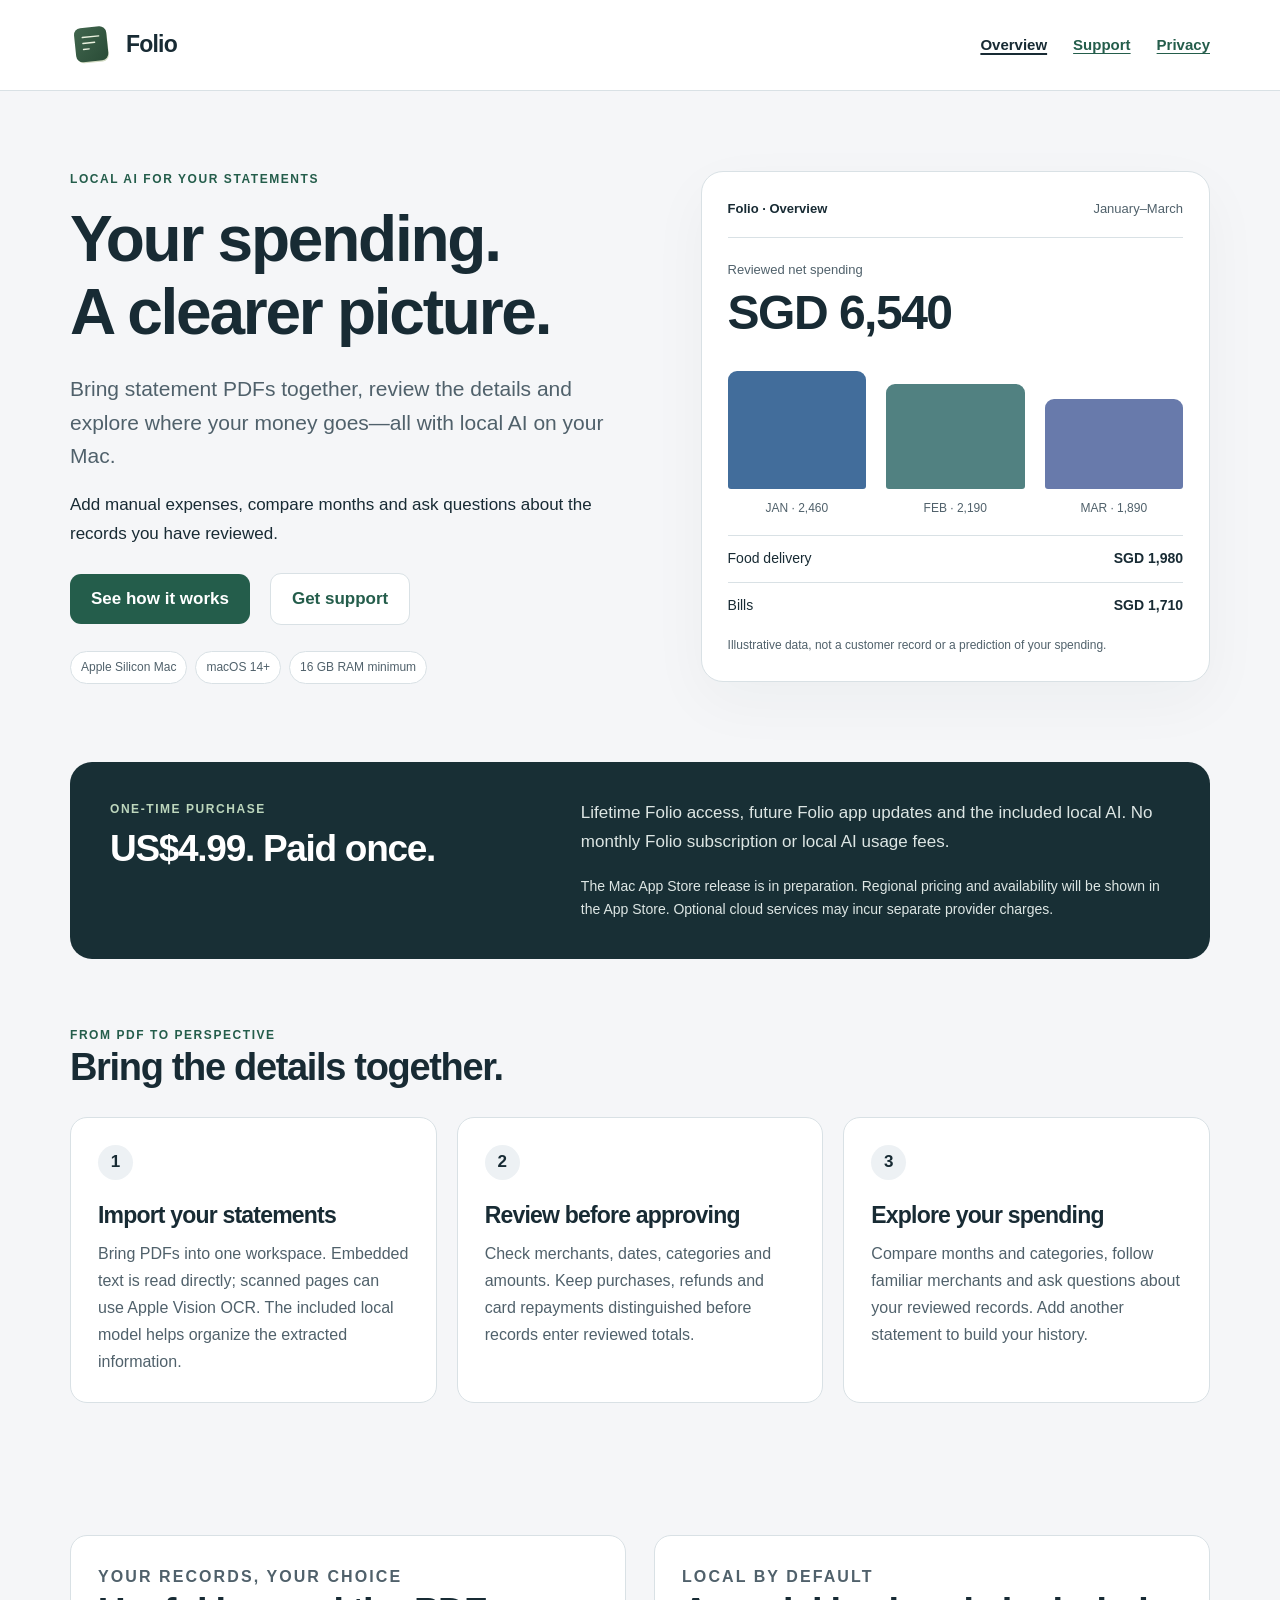
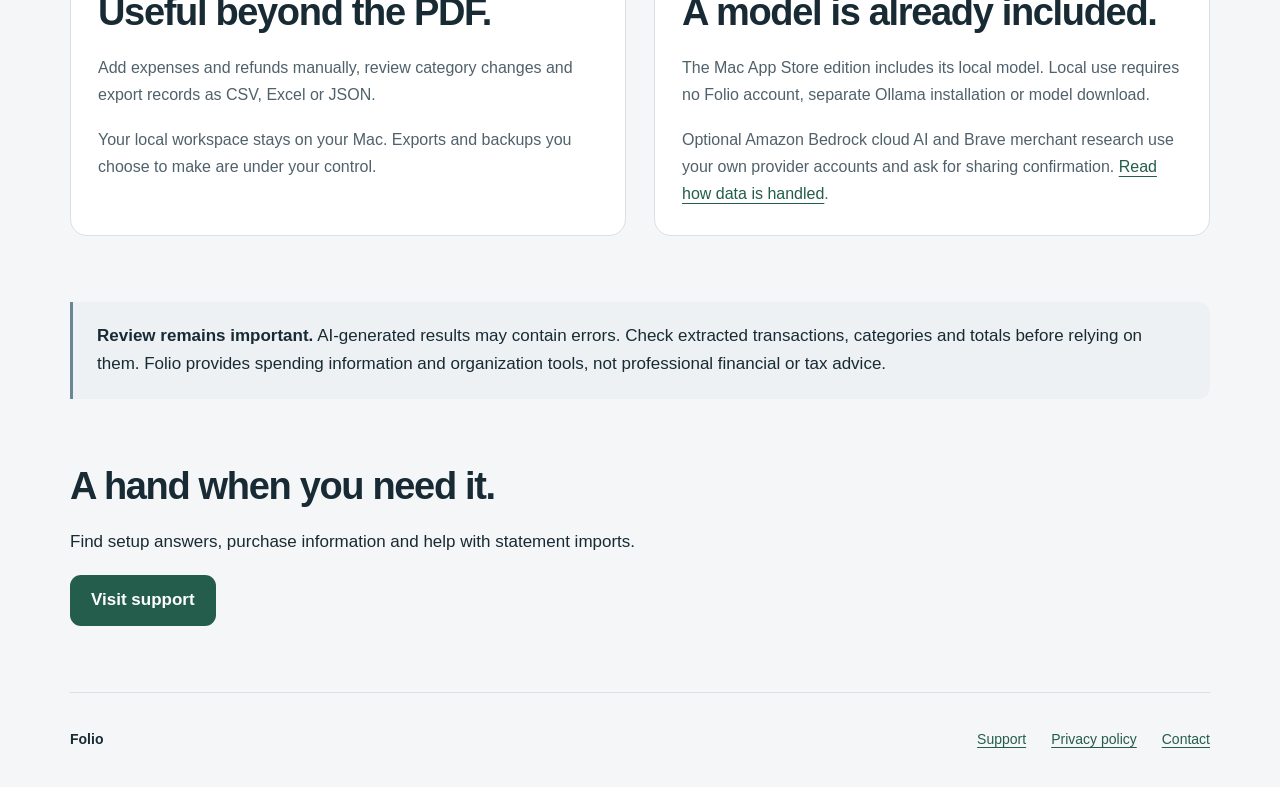
<file: index.html>
<!doctype html>
<html lang="en"><head><meta charset="utf-8"><meta name="viewport" content="width=device-width,initial-scale=1"><meta http-equiv="Content-Security-Policy" content="default-src 'none'; style-src 'self'; img-src 'self'; script-src 'none'; connect-src 'none'; object-src 'none'; base-uri 'none'; form-action 'none'"><meta name="description" content="Folio brings statement PDFs and manual records into a clearer spending picture on your Mac. Local AI included, with a one-time purchase."><title>Folio: Statement Insights — Your spending, in perspective</title><link rel="stylesheet" href="styles.css"><link rel="icon" href="assets/app-icon.svg" type="image/svg+xml"></head>
<body><a class="skip" href="#main">Skip to content</a><header class="site-header"><div class="wrap header-inner"><a class="brand" href="index.html"><img src="assets/app-icon.svg" alt="" width="44" height="44"><span>Folio</span></a><nav aria-label="Main navigation"><a href="index.html" aria-current="page">Overview</a><a href="support.html">Support</a><a href="privacy.html">Privacy</a></nav></div></header>
<main id="main" class="wrap"><section class="hero"><div><p class="eyebrow">Local AI for your statements</p><h1>Your spending.<br>A clearer picture.</h1><p class="lead">Bring statement PDFs together, review the details and explore where your money goes—all with local AI on your Mac.</p><p>Add manual expenses, compare months and ask questions about the records you have reviewed.</p><div class="actions"><a class="button" href="#how-it-works">See how it works</a><a class="button secondary" href="support.html">Get support</a></div><div class="requirements"><span>Apple Silicon Mac</span><span>macOS 14+</span><span>16 GB RAM minimum</span></div></div>
<aside class="preview" aria-label="Illustrative spending overview"><div class="preview-top"><span class="preview-brand">Folio · Overview</span><span>January–March</span></div><p class="preview-label">Reviewed net spending</p><div class="amount">SGD 6,540</div><div class="bars" aria-label="Fictional monthly spending: January 2460, February 2190, March 1890 Singapore dollars"><div class="bar-col"><div class="bar jan"></div>JAN · 2,460</div><div class="bar-col"><div class="bar feb"></div>FEB · 2,190</div><div class="bar-col"><div class="bar mar"></div>MAR · 1,890</div></div><div class="mini-row"><span>Food delivery</span><strong>SGD 1,980</strong></div><div class="mini-row"><span>Bills</span><strong>SGD 1,710</strong></div><p class="fine">Illustrative data, not a customer record or a prediction of your spending.</p></aside></section>
<section class="offer" aria-label="Purchase model"><div><p class="eyebrow">One-time purchase</p><h2>US$4.99. Paid once.</h2></div><div><p>Lifetime Folio access, future Folio app updates and the included local AI. No monthly Folio subscription or local AI usage fees.</p><p class="fine">The Mac App Store release is in preparation. Regional pricing and availability will be shown in the App Store. Optional cloud services may incur separate provider charges.</p></div></section>
<section class="section" id="how-it-works"><div class="section-heading"><p class="eyebrow">From PDF to perspective</p><h2>Bring the details together.</h2></div><div class="grid"><article class="card"><span class="step">1</span><h3>Import your statements</h3><p>Bring PDFs into one workspace. Embedded text is read directly; scanned pages can use Apple Vision OCR. The included local model helps organize the extracted information.</p></article><article class="card"><span class="step">2</span><h3>Review before approving</h3><p>Check merchants, dates, categories and amounts. Keep purchases, refunds and card repayments distinguished before records enter reviewed totals.</p></article><article class="card"><span class="step">3</span><h3>Explore your spending</h3><p>Compare months and categories, follow familiar merchants and ask questions about your reviewed records. Add another statement to build your history.</p></article></div></section>
<section class="section split"><article class="card"><p class="eyebrow">Your records, your choice</p><h2>Useful beyond the PDF.</h2><p>Add expenses and refunds manually, review category changes and export records as CSV, Excel or JSON.</p><p>Your local workspace stays on your Mac. Exports and backups you choose to make are under your control.</p></article><article class="card"><p class="eyebrow">Local by default</p><h2>A model is already included.</h2><p>The Mac App Store edition includes its local model. Local use requires no Folio account, separate Ollama installation or model download.</p><p>Optional Amazon Bedrock cloud AI and Brave merchant research use your own provider accounts and ask for sharing confirmation. <a href="privacy.html">Read how data is handled</a>.</p></article></section>
<section class="notice"><p><strong>Review remains important.</strong> AI-generated results may contain errors. Check extracted transactions, categories and totals before relying on them. Folio provides spending information and organization tools, not professional financial or tax advice.</p></section><section class="section"><h2>A hand when you need it.</h2><p>Find setup answers, purchase information and help with statement imports.</p><a class="button" href="support.html">Visit support</a></section></main>
<footer class="wrap site-footer"><strong>Folio</strong><a href="support.html">Support</a><a href="privacy.html">Privacy policy</a><a href="mailto:help@northstareducation.io?subject=Folio%20support">Contact</a></footer></body></html>
</file>
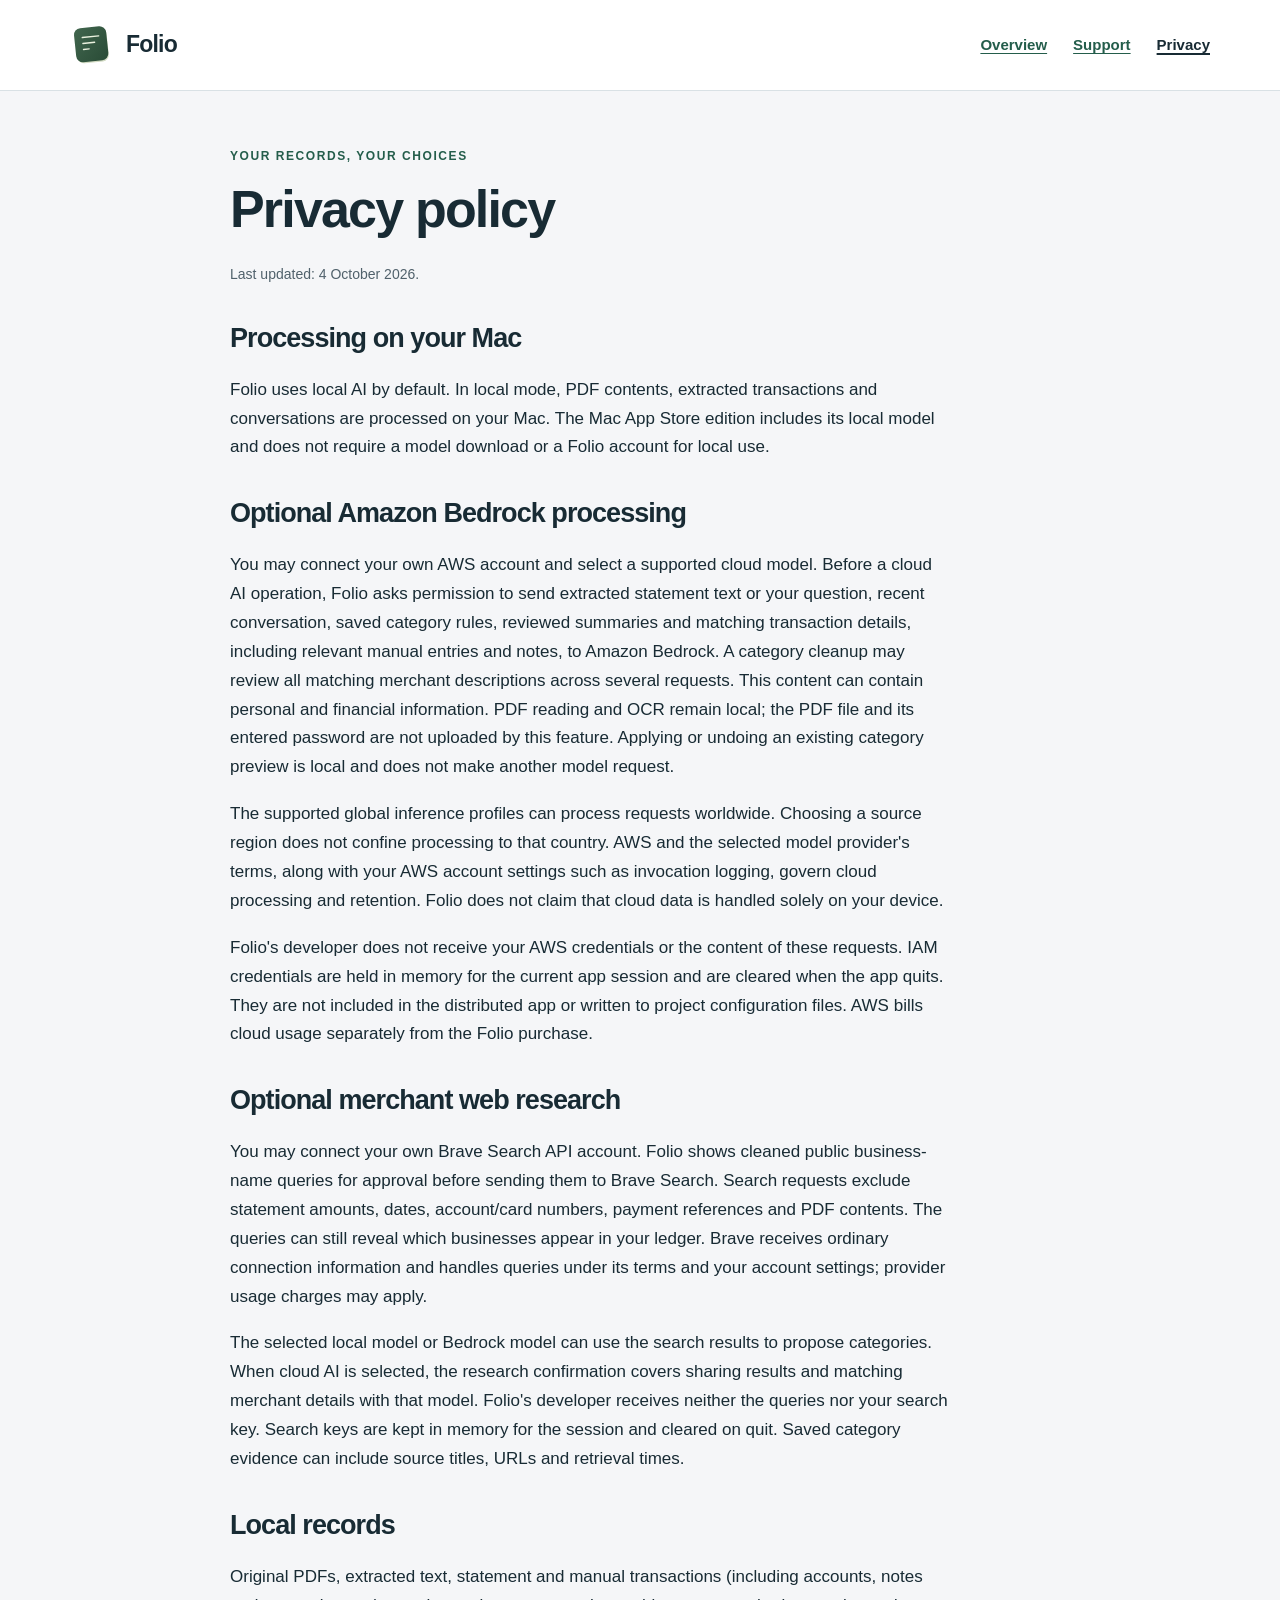
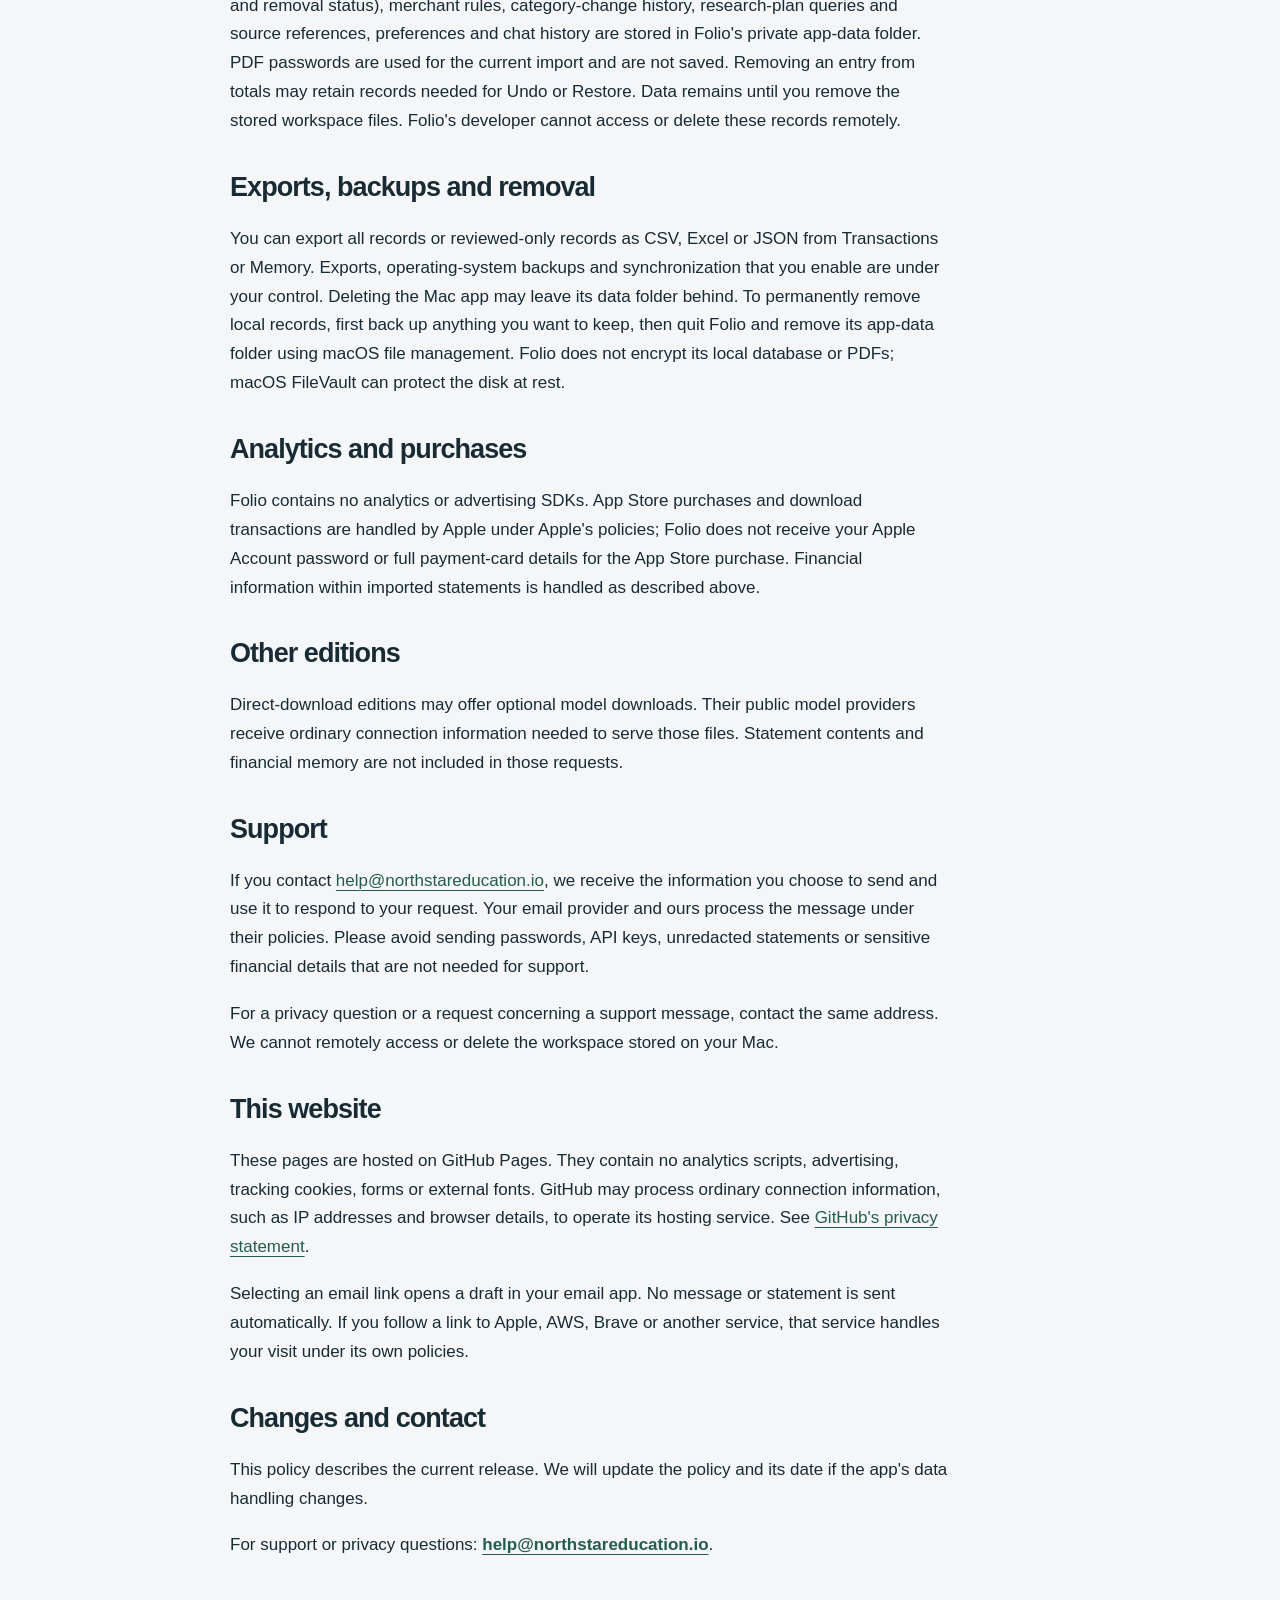
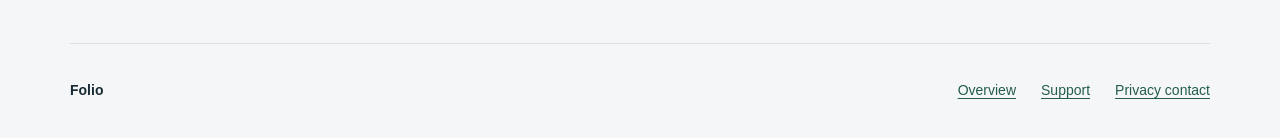
<file: privacy.html>
<!doctype html>
<html lang="en"><head><meta charset="utf-8"><meta name="viewport" content="width=device-width,initial-scale=1"><meta http-equiv="Content-Security-Policy" content="default-src 'none'; style-src 'self'; img-src 'self'; script-src 'none'; connect-src 'none'; object-src 'none'; base-uri 'none'; form-action 'none'"><meta name="description" content="How Folio handles local records, optional cloud AI and merchant research, support messages and this website."><title>Folio: Statement Insights — Privacy policy</title><link rel="stylesheet" href="styles.css"><link rel="icon" href="assets/app-icon.svg" type="image/svg+xml"></head><body><a class="skip" href="#main">Skip to content</a><header class="site-header"><div class="wrap header-inner"><a class="brand" href="index.html"><img src="assets/app-icon.svg" alt="" width="44" height="44"><span>Folio</span></a><nav aria-label="Main navigation"><a href="index.html">Overview</a><a href="support.html">Support</a><a href="privacy.html" aria-current="page">Privacy</a></nav></div></header><main id="main" class="wrap legal">
  <p class="eyebrow">Your records, your choices</p><h1>Privacy policy</h1>
  <p class="updated">Last updated: 4 October 2026.</p>
  <h2>Processing on your Mac</h2>
  <p>Folio uses local AI by default. In local mode, PDF contents, extracted transactions and conversations are processed on your Mac. The Mac App Store edition includes its local model and does not require a model download or a Folio account for local use.</p>
  <h2>Optional Amazon Bedrock processing</h2>
  <p>You may connect your own AWS account and select a supported cloud model. Before a cloud AI operation, Folio asks permission to send extracted statement text or your question, recent conversation, saved category rules, reviewed summaries and matching transaction details, including relevant manual entries and notes, to Amazon Bedrock. A category cleanup may review all matching merchant descriptions across several requests. This content can contain personal and financial information. PDF reading and OCR remain local; the PDF file and its entered password are not uploaded by this feature. Applying or undoing an existing category preview is local and does not make another model request.</p>
  <p>The supported global inference profiles can process requests worldwide. Choosing a source region does not confine processing to that country. AWS and the selected model provider's terms, along with your AWS account settings such as invocation logging, govern cloud processing and retention. Folio does not claim that cloud data is handled solely on your device.</p>
  <p>Folio's developer does not receive your AWS credentials or the content of these requests. IAM credentials are held in memory for the current app session and are cleared when the app quits. They are not included in the distributed app or written to project configuration files. AWS bills cloud usage separately from the Folio purchase.</p>
  <h2>Optional merchant web research</h2>
  <p>You may connect your own Brave Search API account. Folio shows cleaned public business-name queries for approval before sending them to Brave Search. Search requests exclude statement amounts, dates, account/card numbers, payment references and PDF contents. The queries can still reveal which businesses appear in your ledger. Brave receives ordinary connection information and handles queries under its terms and your account settings; provider usage charges may apply.</p>
  <p>The selected local model or Bedrock model can use the search results to propose categories. When cloud AI is selected, the research confirmation covers sharing results and matching merchant details with that model. Folio's developer receives neither the queries nor your search key. Search keys are kept in memory for the session and cleared on quit. Saved category evidence can include source titles, URLs and retrieval times.</p>
  <h2>Local records</h2>
  <p>Original PDFs, extracted text, statement and manual transactions (including accounts, notes and removal status), merchant rules, category-change history, research-plan queries and source references, preferences and chat history are stored in Folio's private app-data folder. PDF passwords are used for the current import and are not saved. Removing an entry from totals may retain records needed for Undo or Restore. Data remains until you remove the stored workspace files. Folio's developer cannot access or delete these records remotely.</p>
  <h2 id="your-choices">Exports, backups and removal</h2>
  <p>You can export all records or reviewed-only records as CSV, Excel or JSON from Transactions or Memory. Exports, operating-system backups and synchronization that you enable are under your control. Deleting the Mac app may leave its data folder behind. To permanently remove local records, first back up anything you want to keep, then quit Folio and remove its app-data folder using macOS file management. Folio does not encrypt its local database or PDFs; macOS FileVault can protect the disk at rest.</p>
  <h2>Analytics and purchases</h2>
  <p>Folio contains no analytics or advertising SDKs. App Store purchases and download transactions are handled by Apple under Apple's policies; Folio does not receive your Apple Account password or full payment-card details for the App Store purchase. Financial information within imported statements is handled as described above.</p>
  <h2>Other editions</h2>
  <p>Direct-download editions may offer optional model downloads. Their public model providers receive ordinary connection information needed to serve those files. Statement contents and financial memory are not included in those requests.</p>
  <h2>Support</h2>
  <p>If you contact <a href="mailto:help@northstareducation.io?subject=Folio%20support">help@northstareducation.io</a>, we receive the information you choose to send and use it to respond to your request. Your email provider and ours process the message under their policies. Please avoid sending passwords, API keys, unredacted statements or sensitive financial details that are not needed for support.</p><p>For a privacy question or a request concerning a support message, contact the same address. We cannot remotely access or delete the workspace stored on your Mac.</p>
<h2>This website</h2><p>These pages are hosted on GitHub Pages. They contain no analytics scripts, advertising, tracking cookies, forms or external fonts. GitHub may process ordinary connection information, such as IP addresses and browser details, to operate its hosting service. See <a href="https://docs.github.com/en/site-policy/privacy-policies/github-general-privacy-statement" rel="noopener noreferrer" target="_blank">GitHub's privacy statement</a>.</p><p>Selecting an email link opens a draft in your email app. No message or statement is sent automatically. If you follow a link to Apple, AWS, Brave or another service, that service handles your visit under its own policies.</p><h2>Changes and contact</h2><p>This policy describes the current release. We will update the policy and its date if the app's data handling changes.</p><p>For support or privacy questions: <a class="email" href="mailto:help@northstareducation.io?subject=Folio%20privacy">help@northstareducation.io</a>.</p></main><footer class="wrap site-footer"><strong>Folio</strong><a href="index.html">Overview</a><a href="support.html">Support</a><a href="mailto:help@northstareducation.io?subject=Folio%20privacy">Privacy contact</a></footer></body></html>
</file>
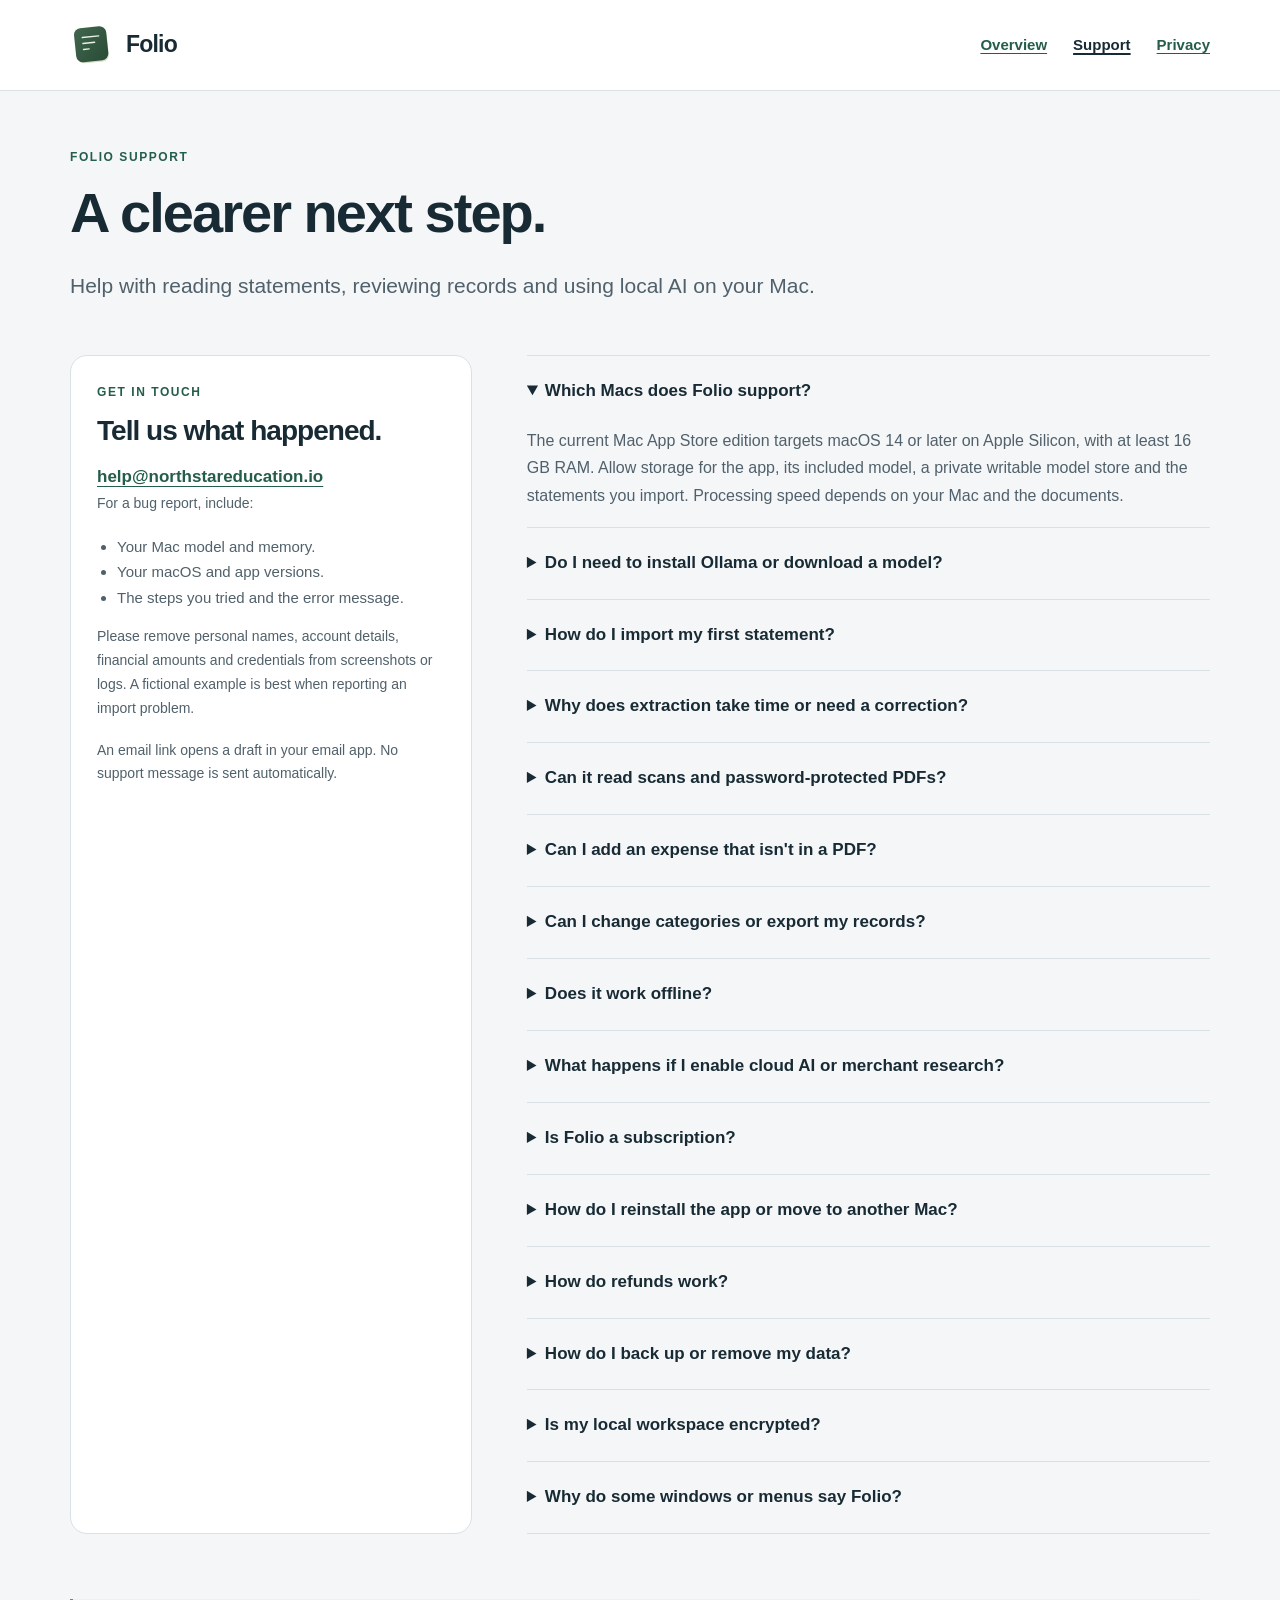
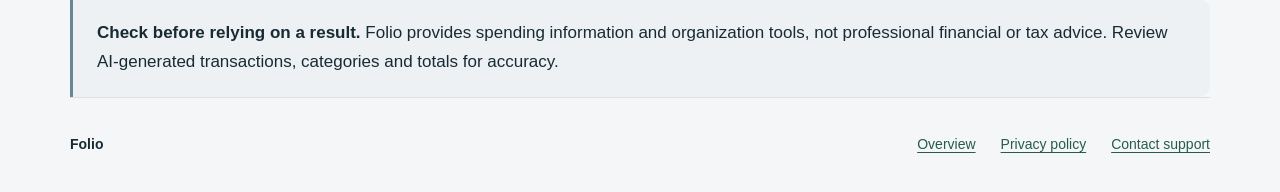
<file: support.html>
<!doctype html>
<html lang="en"><head><meta charset="utf-8"><meta name="viewport" content="width=device-width,initial-scale=1"><meta http-equiv="Content-Security-Policy" content="default-src 'none'; style-src 'self'; img-src 'self'; script-src 'none'; connect-src 'none'; object-src 'none'; base-uri 'none'; form-action 'none'"><meta name="description" content="Help with Folio for Mac: local AI, PDF imports, manual entries, exports, purchases and privacy."><title>Folio: Statement Insights — Support</title><link rel="stylesheet" href="styles.css"><link rel="icon" href="assets/app-icon.svg" type="image/svg+xml"></head>
<body><a class="skip" href="#main">Skip to content</a><header class="site-header"><div class="wrap header-inner"><a class="brand" href="index.html"><img src="assets/app-icon.svg" alt="" width="44" height="44"><span>Folio</span></a><nav aria-label="Main navigation"><a href="index.html">Overview</a><a href="support.html" aria-current="page">Support</a><a href="privacy.html">Privacy</a></nav></div></header>
<main id="main" class="wrap"><section class="page-intro"><p class="eyebrow">Folio support</p><h1>A clearer next step.</h1><p class="lead">Help with reading statements, reviewing records and using local AI on your Mac.</p></section><section class="help-grid"><aside class="contact"><p class="eyebrow">Get in touch</p><h2>Tell us what happened.</h2><a class="email" href="mailto:help@northstareducation.io?subject=Folio%20support">help@northstareducation.io</a><p class="fine">For a bug report, include:</p><ul><li>Your Mac model and memory.</li><li>Your macOS and app versions.</li><li>The steps you tried and the error message.</li></ul><p class="fine">Please remove personal names, account details, financial amounts and credentials from screenshots or logs. A fictional example is best when reporting an import problem.</p><p class="fine">An email link opens a draft in your email app. No support message is sent automatically.</p></aside>
<div class="questions">
<details open><summary>Which Macs does Folio support?</summary><p>The current Mac App Store edition targets macOS 14 or later on Apple Silicon, with at least 16 GB RAM. Allow storage for the app, its included model, a private writable model store and the statements you import. Processing speed depends on your Mac and the documents.</p></details>
<details><summary>Do I need to install Ollama or download a model?</summary><p>No separate installation is needed for the Mac App Store edition. Its local model and runtime are included. On first launch, the app verifies and prepares the model in its private data area. Open <strong>Settings &amp; AI</strong> to see its readiness.</p></details>
<details><summary>How do I import my first statement?</summary><ol><li>Wait for the included local model to show <strong>AI ready</strong>.</li><li>Choose <strong>Import statements</strong> and select a PDF, or drag it into the app.</li><li>Review the extracted dates, merchants, amounts and categories.</li><li>Approve the records when you are satisfied with them.</li></ol><p>Use <strong>Save sample PDF</strong> in Settings &amp; AI to try the fictional review statement. Its six rows produce SGD 101.48 net spending when the refund and card payment are treated correctly.</p></details>
<details><summary>Why does extraction take time or need a correction?</summary><p>Local AI uses your Mac's processing resources. Dense tables, scans and longer statements can take more work. Keep enough memory available and let the import complete. AI output can require corrections; review it before approval.</p><p>If an import fails, read the retained error details and use Retry extraction when appropriate. For support, share the error message and a fictional example rather than an unredacted statement.</p></details>
<details><summary>Can it read scans and password-protected PDFs?</summary><p>Selectable PDF text is read directly. Scanned pages can use the included Apple Vision OCR helper. If a PDF requires a password, provide it for that import. The entered PDF password is not saved by Folio or sent to the optional cloud model.</p></details>
<details><summary>Can I add an expense that isn't in a PDF?</summary><p>Yes. Choose <strong>Add transaction</strong> to enter a manual expense or refund. Manual records have their own source label and can be edited, removed from totals and restored. They do not need a PDF or a model request.</p></details>
<details><summary>Can I change categories or export my records?</summary><p>Review category changes before applying them, and use Undo when available. Transactions and Memory offer exports in CSV, Excel or JSON. Choose the export scope carefully: all-record exports can include draft, excluded and removed records.</p><p>Exports are useful for other applications, but they are not a complete backup of every workspace file, original PDF and setting.</p></details>
<details><summary>Does it work offline?</summary><p>Once the app and its included model are installed and prepared, local statement processing and questions work without an internet connection. Downloading the app or updates and using optional cloud AI or merchant web research require connectivity.</p></details>
<details><summary>What happens if I enable cloud AI or merchant research?</summary><p>Amazon Bedrock uses your own AWS account. Before an operation, the app describes the content to be shared and asks for confirmation. Global inference can process content worldwide.</p><p>Brave merchant research uses your own search API account and shows cleaned business-name queries for approval. These optional services may incur separate charges. <a href="privacy.html">Read the privacy policy</a> for the data involved.</p></details>
<details><summary>Is Folio a subscription?</summary><p>No. The selected offer is a US$4.99 one-time app purchase with lifetime Folio access, future Folio updates and the included local AI. Regional pricing and availability are shown in the App Store. Optional AWS and search-provider charges are separate.</p></details>
<details><summary>How do I reinstall the app or move to another Mac?</summary><p>Use the Apple Account that purchased the app to download it again through the App Store. Your purchase and your local spending records are separate. Reinstalling or downloading on another Mac does not automatically transfer your workspace.</p><p>Use appropriate Mac backups for a restorable copy of your workspace. Export files can be used in other applications; Folio does not provide automatic cloud synchronization of your ledger.</p></details>
<details><summary>How do refunds work?</summary><p>Purchases and refund requests are handled by Apple in accordance with its policies and applicable consumer law. You can request help with an eligible purchase through <a href="https://reportaproblem.apple.com/" rel="noopener noreferrer" target="_blank">Apple's Report a Problem service</a>.</p><p>Do not send us your Apple Account password or payment-card details.</p></details>
<details><summary>How do I back up or remove my data?</summary><p>Folio stores records in its private local app-data folder. Back up the workspace before making permanent changes. Removing an entry from totals may retain it for Undo or Restore, and deleting the Mac app may leave its data folder behind.</p><p>To permanently remove the local workspace, quit the app and remove its app-data folder using macOS file management. Contact support if you need help identifying the correct folder. Copies in exports, backups or optional external services are managed separately. <a href="privacy.html#your-choices">Read about your data choices</a>.</p></details>
<details><summary>Is my local workspace encrypted?</summary><p>Folio does not add its own encryption to the local database or stored documents. macOS account permissions protect access, and FileVault can protect your disk at rest. Keep your Mac account and backups secure.</p></details>
<details><summary>Why do some windows or menus say Folio?</summary><p>Folio: Statement Insights is the App Store name. The installed app, its windows and menus use the shorter name Folio. These support instructions refer to the same app.</p></details>
</div></section><section class="notice"><p><strong>Check before relying on a result.</strong> Folio provides spending information and organization tools, not professional financial or tax advice. Review AI-generated transactions, categories and totals for accuracy.</p></section></main>
<footer class="wrap site-footer"><strong>Folio</strong><a href="index.html">Overview</a><a href="privacy.html">Privacy policy</a><a href="mailto:help@northstareducation.io?subject=Folio%20support">Contact support</a></footer></body></html>
</file>
<file: styles.css>
:root{color-scheme:light;--bg:#f5f6f8;--surface:#fff;--ink:#182b34;--muted:#50616b;--accent:#245d4b;--line:#d9e1e5;--soft:#edf1f4;font-family:-apple-system,BlinkMacSystemFont,"Segoe UI",sans-serif}*{box-sizing:border-box}html{scroll-behavior:smooth}body{margin:0;background:var(--bg);color:var(--ink);font-size:17px;line-height:1.7}a{color:var(--accent);text-underline-offset:.22em}a:hover{text-decoration-thickness:2px}:focus-visible{outline:3px solid #ad7124;outline-offset:5px}.wrap{width:min(1140px,calc(100% - 48px));margin:auto}.skip{position:absolute;left:20px;top:-100px;z-index:10;background:white;padding:12px 20px}.skip:focus{top:10px}.site-header{background:var(--surface);border-bottom:1px solid var(--line)}.header-inner{display:flex;justify-content:space-between;align-items:center;gap:24px;min-height:90px;padding-block:14px}.brand{display:flex;gap:12px;align-items:center;font-size:23px;letter-spacing:-.8px;font-weight:800;text-decoration:none;color:var(--ink)}.brand img{border-radius:11px}nav{display:flex;gap:26px;flex-wrap:wrap}nav a{display:inline-flex;align-items:center;min-height:44px;font-size:15px;font-weight:650}nav a[aria-current]{color:var(--ink);text-decoration-thickness:2px}h1,h2,h3{line-height:1.13;letter-spacing:-.035em}h1{font-size:clamp(38px,5.3vw,64px);margin:14px 0 24px}h2{font-size:clamp(27px,3.3vw,38px);margin:0 0 20px}h3{font-size:23px;margin:0 0 12px}p{margin:0 0 18px}.eyebrow{text-transform:uppercase;letter-spacing:.13em;font-weight:750;font-size:12px;color:var(--accent);margin:0}.lead{font-size:21px;line-height:1.6;color:var(--muted)}.hero{display:grid;grid-template-columns:1.12fr 1fr;align-items:center;gap:60px;padding-block:78px}.actions{display:flex;align-items:center;gap:20px;flex-wrap:wrap;margin-top:24px}.button{display:inline-flex;align-items:center;justify-content:center;min-height:48px;padding:11px 21px;border-radius:11px;font-weight:700;text-decoration:none;background:var(--accent);color:white}.button.secondary{background:white;color:var(--accent);border:1px solid var(--line)}.requirements{display:flex;flex-wrap:wrap;gap:8px;margin-top:26px}.requirements span{padding:5px 10px;border:1px solid var(--line);border-radius:20px;font-size:12px;color:var(--muted);background:white}.preview{border-radius:22px;padding:26px;background:var(--surface);border:1px solid var(--line);box-shadow:0 20px 60px #20363c0a}.preview-top{display:flex;justify-content:space-between;gap:15px;align-items:center;border-bottom:1px solid var(--line);padding-bottom:17px;font-size:13px;color:var(--muted)}.preview-brand{font-weight:750;color:var(--ink)}.preview-label{font-size:13px;color:var(--muted);margin:21px 0 3px}.amount{font-size:48px;line-height:1.2;font-weight:800;letter-spacing:-1.5px}.bars{display:flex;gap:20px;align-items:end;height:154px;margin:23px 0 17px}.bar-col{flex:1;text-align:center;font-size:12px;color:var(--muted)}.bar{border-radius:9px 9px 3px 3px;background:#426d9b;margin-bottom:9px}.bar.jan{height:118px}.bar.feb{height:105px;background:#518181}.bar.mar{height:90px;background:#687aab}.mini-row{display:flex;justify-content:space-between;gap:15px;border-top:1px solid var(--line);padding-top:11px;margin-top:11px;font-size:14px}.fine{font-size:14px;color:var(--muted)}.preview .fine{margin:17px 0 0;font-size:12px}.offer{display:grid;grid-template-columns:1fr 1.4fr;gap:50px;background:#182f35;color:white;border-radius:22px;padding:37px 40px}.offer .eyebrow{color:#bdd7bd}.offer h2{margin:9px 0 0;font-size:37px}.offer p{color:#dde6e4}.offer p:last-child{margin-bottom:0}.section{padding-block:66px}.section-heading{max-width:720px;margin-bottom:28px}.grid{display:grid;grid-template-columns:repeat(3,1fr);gap:20px}.card{border:1px solid var(--line);border-radius:17px;background:white;padding:27px}.card p{color:var(--muted);font-size:16px}.card p:last-child{margin-bottom:0}.step{display:inline-flex;align-items:center;justify-content:center;background:var(--soft);border-radius:50%;width:35px;height:35px;font-weight:750;margin-bottom:22px}.split{display:grid;grid-template-columns:1fr 1fr;gap:28px}.notice{border-left:3px solid #6a8596;padding:20px 24px;background:var(--soft);border-radius:0 12px 12px 0}.notice p:last-child{margin-bottom:0}.page-intro{padding-top:56px;max-width:790px}.page-intro h1{font-size:clamp(38px,5vw,56px)}.help-grid{display:grid;grid-template-columns:1fr 1.7fr;gap:55px;padding-block:35px 65px}.contact{padding:26px;background:white;border:1px solid var(--line);border-radius:17px}.contact h2{font-size:28px;margin:12px 0 17px}.email{overflow-wrap:anywhere;font-weight:700}.contact ul{padding-left:20px;color:var(--muted);font-size:15px}.questions{border-top:1px solid var(--line)}details{border-bottom:1px solid var(--line)}summary{font-weight:700;cursor:pointer;padding:21px 5px 21px 0;min-height:48px}details p,details ol{color:var(--muted);font-size:16px}details ol{padding-left:24px}.legal{max-width:820px;padding-block:55px 65px}.legal h1{font-size:52px}.legal h2{font-size:27px;line-height:1.25;margin-top:35px}.legal p,.legal li{max-width:76ch}.updated{color:var(--muted);font-size:14px}.site-footer{display:flex;flex-wrap:wrap;align-items:center;gap:25px;padding-block:25px;border-top:1px solid var(--line);font-size:14px}.site-footer strong{margin-right:auto}.site-footer a{display:inline-flex;align-items:center;min-height:44px}@media(max-width:820px){.hero,.offer,.help-grid,.split{grid-template-columns:1fr;gap:28px}.hero{padding-block:42px}.grid{grid-template-columns:1fr}.section{padding-block:42px}.header-inner{flex-wrap:wrap;gap:8px;padding-block:15px}.preview{max-width:540px}.offer{padding:29px}.page-intro{padding-top:35px}.help-grid{padding-bottom:42px}.legal{padding-block:35px 45px}}@media(max-width:440px){.wrap{width:calc(100% - 32px)}nav{gap:20px}.lead{font-size:19px}.amount{font-size:41px}.preview,.card,.contact{padding:22px}.offer{padding:25px}.legal h1{font-size:40px}}@media(prefers-reduced-motion:reduce){html{scroll-behavior:auto}}
</file>
